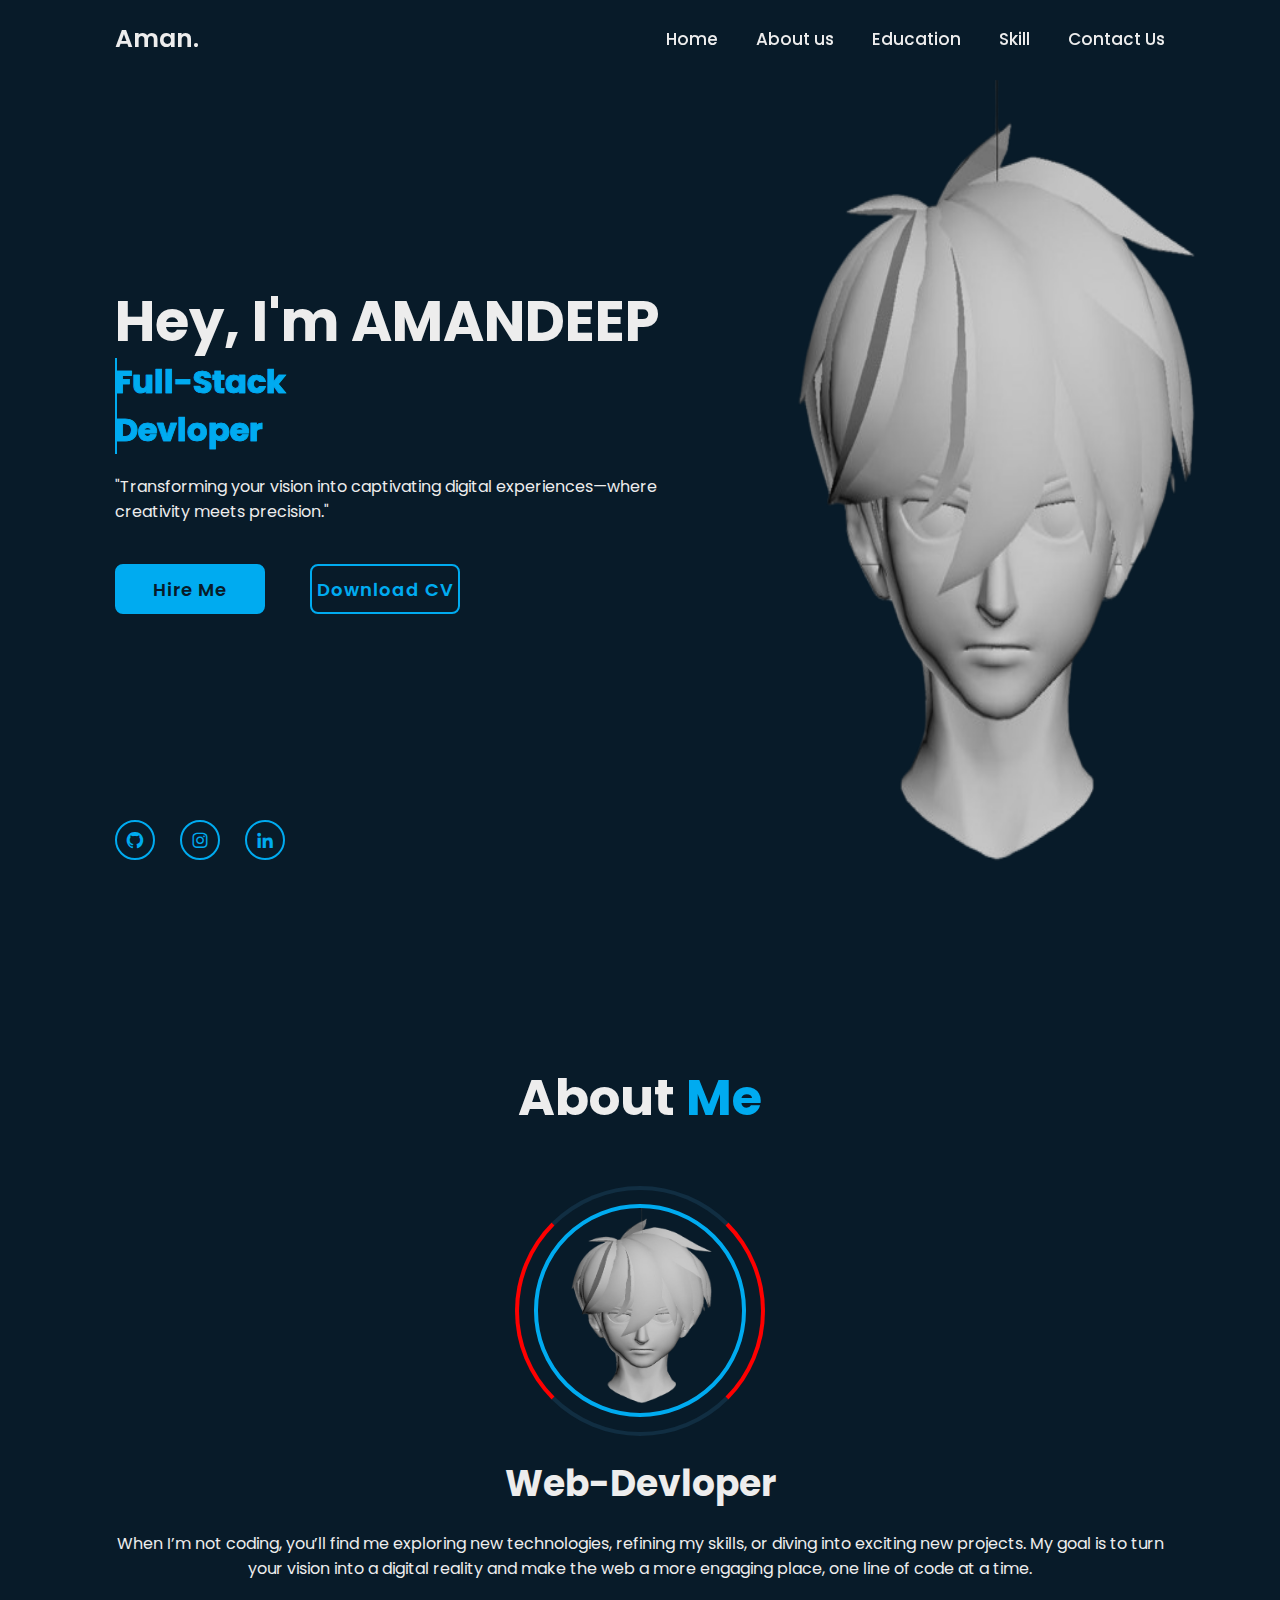
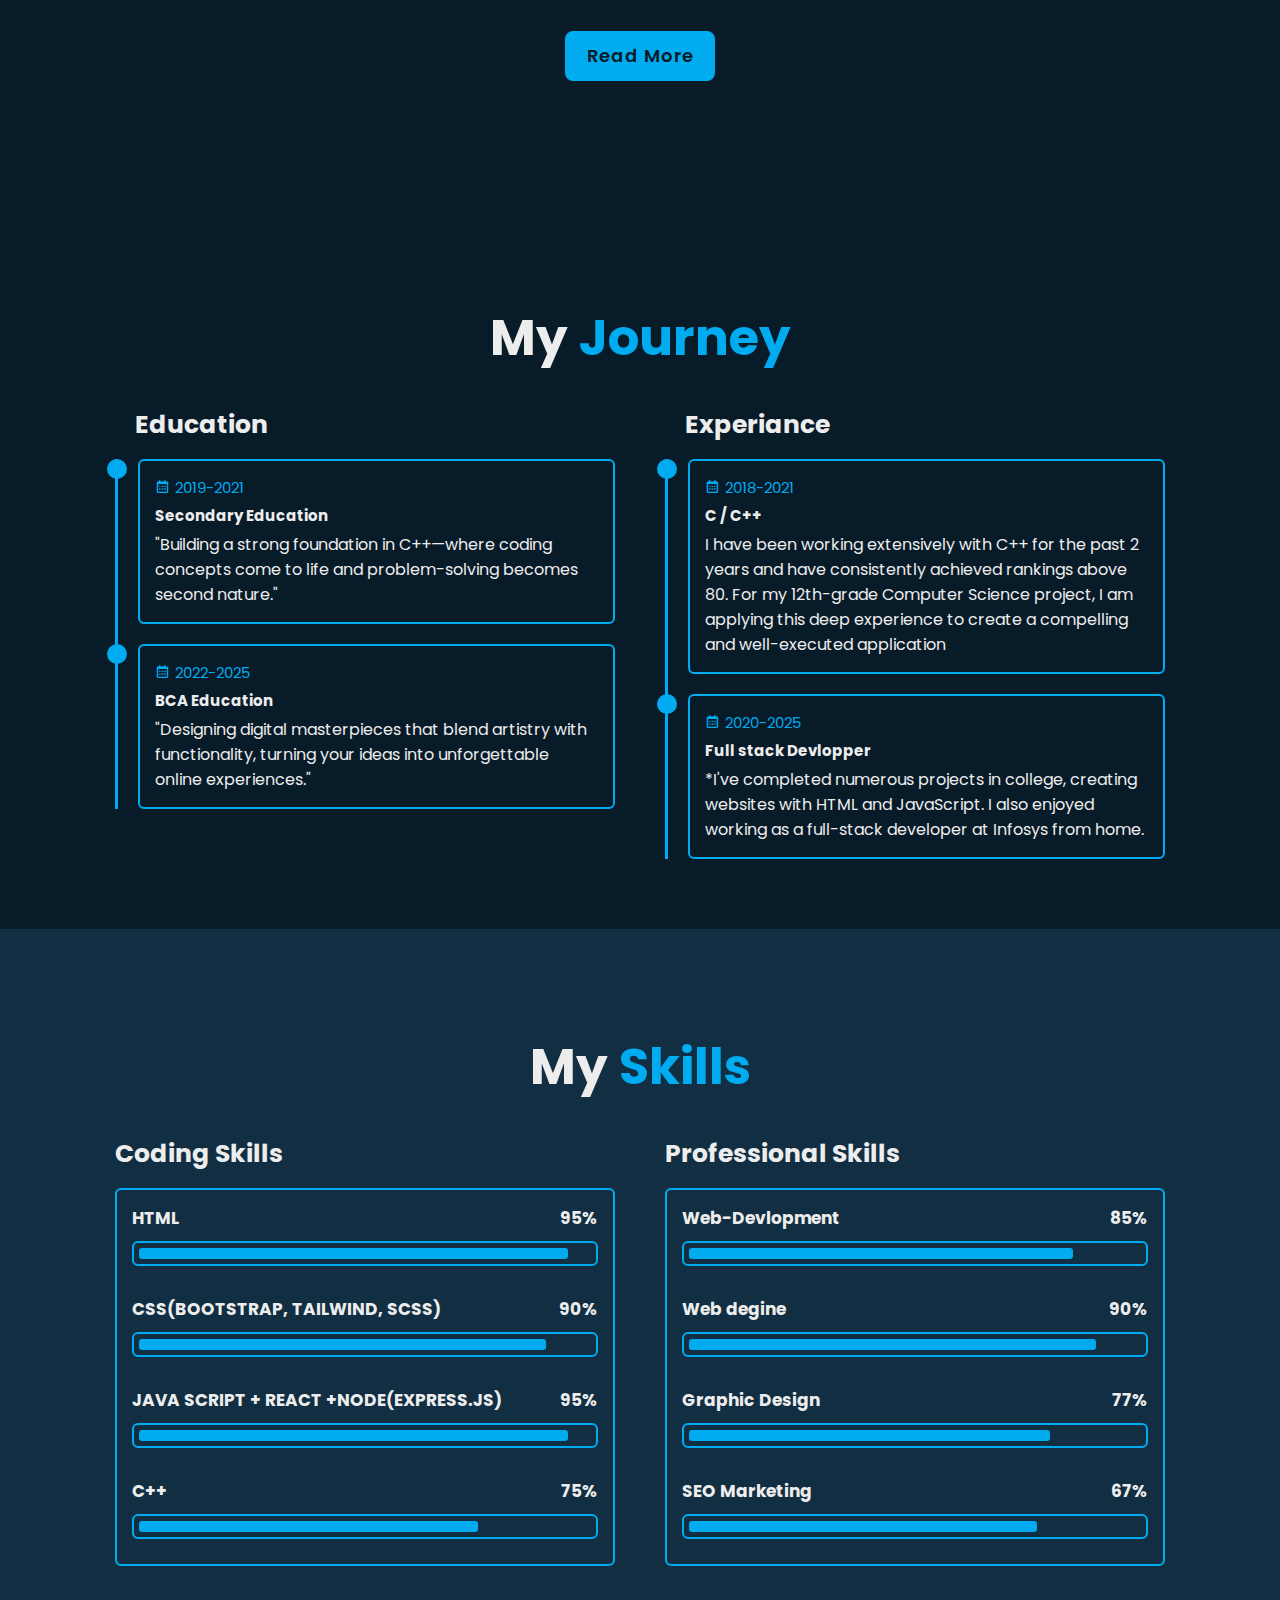
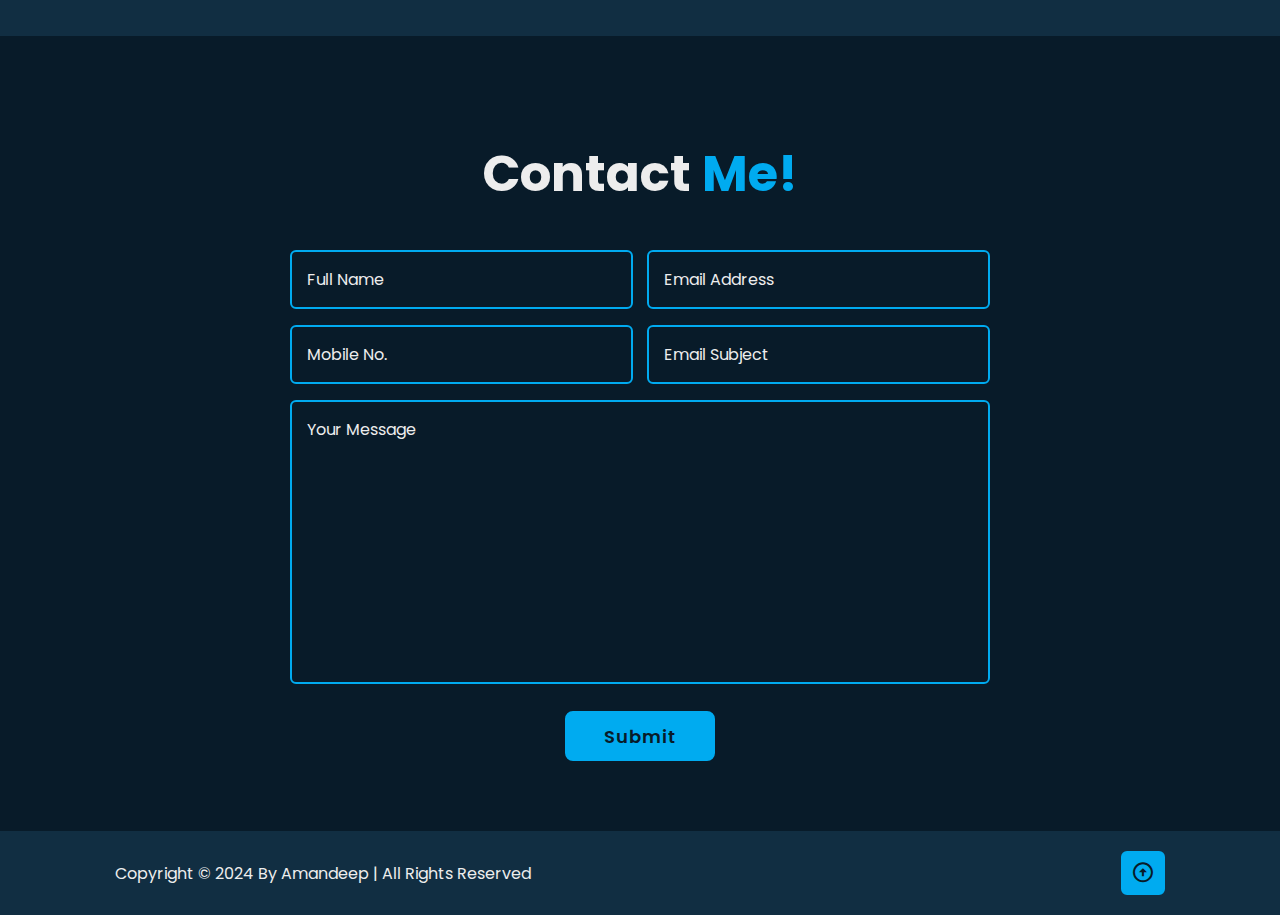
<file: index.html>
<!DOCTYPE html>
<html lang="en">

<head>
    <meta charset="UTF-8">
    <meta name="viewport" content="width=device-width, initial-scale=1.0">
    <title>My Life</title>
    <link rel="stylesheet" href="./css/style.css">
    <link rel="stylesheet" href="./css/about.css">
    <link rel="stylesheet" href="./css/edu.css">
    <link rel="stylesheet" href="./css/skill.css">
    <link rel="stylesheet" href="./css/project.css">
    <link rel="stylesheet" href="./css/contact.css">
<link rel="stylesheet" href="./css/poop.css">
    <!-- icon box link  -->
    <link href='https://unpkg.com/boxicons@2.1.4/css/boxicons.min.css' rel='stylesheet'>
    <link rel="icon" href="./image/anime.png">
    <!---->

</head>

<body>
    <!-- header desine -->
    <header class="header" id="header">
        <a href="#" class="logo">Aman.</a>

        <i class='bx bx-menu' id="menu-icon"></i>

        <nav class="navbar">
            <a href="#home" class="nav1">Home</a>
            <a href="#about"  class="nav1">About us</a>
            <a href="#edu"  class="nav1" >Education</a>
            <a href="#skills"  class="nav1">Skill</a>
            <a href="#contact" class="nav1" >Contact Us</a>

            <span class="active-nav"></span>
        </nav>
    </header>

    <!-- start home page  -->
    <section class="home" id="home">

        <div class="home-content">
            <h1>Hey, I'm <span>AMANDEEP</span></h1>
            <div class="text-animated">
                <h2> Full-Stack Devloper </h2>
            </div>
            <p>"Transforming your vision into captivating digital experiences—where creativity meets precision."
            </p>


            <div class="btn-box">
                <a href="#contact" class="btn">Hire Me</a>
                <a href="https://drive.google.com/file/d/1BKLfFo6pZX6V7sdbI3kW6JZ7MjMf-pCD/view?usp=drivesdk" class="btn  xyz">Download CV</i></a>
            </div>


        </div>
        <div class="home-sec">
            <a href="https://github.com/Aman99912/" target="_blank" class="home-icon"><i class='bx bxl-github'></i></a>
            <a href="https://www.instagram.com/amandeep_saroha/" target="_blank" class="home-icon"><i class='bx bxl-instagram'></i></a>
            <a href="https://www.linkedin.com/in/amandeep-saroha-944984214/" target="_blank" class="home-icon"><i class='bx bxl-linkedin'></i></a>
        </div>
        <img src="./image/anime.png" class="home-imghover" alt="">
    </section>
    <!-- end home page section  -->


    <section class="about" id="about">
        <h2 class="heading">About <span>Me</span></h2>

        <div class="about-img">
            
            <img src="./image/anime.png" alt="">
            <span class="circle-spin"></span>
            
        </div>
        

        <div class="aboutme">
            <H2>Web-Devloper</H2>
            <p>When I’m not coding, you’ll find me exploring new technologies, refining my skills,
                 or diving into exciting new projects. My goal is to turn your vision into a digital
                  reality and make the web a more engaging place, one line of code at a time.</p>
        </div>

        <div class="btn-box btns">
            <a href="#" class="btn">Read More</a>
        </div>
    </section>
    <!-- end about section  -->
    <!-- education section start  -->
    <section class="edu" id="edu">
        <h2 class="heading">
            My <span>Journey</span>
        </h2>
        <div class="edu-row">
            <div class="edu-column">
                <h2 class="title">Education</h2>

                <div class="edu-box">
                    <div class="edu-content">
                        <div class="content">
                            <div class="year"><i class='bx bx-calendar'></i>2019-2021</div>
                            <h2>Secondary Education</h2>
                            <p>"Building a strong foundation in C++—where
                                 coding concepts come to life and problem-solving becomes second nature."</p>

                        </div>
                    </div>
                    <div class="edu-content">
                        <div class="content">
                            <div class="year"><i class='bx bx-calendar'></i>2022-2025</div>
                            <h2>BCA Education</h2>
                            <p> "Designing digital masterpieces that blend artistry with functionality,
                                 turning your ideas into unforgettable online experiences."</p>

                        </div>
                    </div>
                   
                </div>
            </div>

            <div class="edu-column">
                <h2 class="title">Experiance</h2>

                <div class="edu-box">
                    <div class="edu-content">
                        <div class="content">
                            <div class="year"><i class='bx bx-calendar'></i>2018-2021</div>
                            <h2>C / C++</h2>
                            <p>I have been working extensively with C++ for the past 2 years and have consistently achieved 
                                rankings above 80. For my 12th-grade Computer Science project, I am applying this deep experience 
                                to create a compelling and well-executed application</p>

                        </div>
                    </div>
                    <div class="edu-content">
                        <div class="content">
                            <div class="year"><i class='bx bx-calendar'></i>2020-2025</div>
                            <h2>Full stack Devlopper</h2>
                            <p>*I've completed numerous projects in college, creating websites with HTML
                                 and JavaScript. I also enjoyed working as a full-stack developer at Infosys
                                  from home.</p>

                        </div>
                    </div>
                   




                </div>
            </div>

        </div>

    </section>
    <!-- end eucation section  -->
    <!-- starting skill section  -->
    <section class="skills" id="skills">
        <h2 class="heading">My <span>Skills</span></h2>
        <div class="skills-row">
            <div class="skills-column">
                <h3 class="totle"> Coding Skills</h3>

                <div class="skills-box">
                    <div class="skills-content">
                        <div class="progress">
                            <h3>HTML <SPAN>95%</SPAN></h3>
                            <div class="bar"><span></span></div>
                        </div>

                        <div class="progress">
                            <h3>CSS(BOOTSTRAP, TAILWIND, SCSS) <SPAN>90%</SPAN></h3>
                            <div class="bar"><span></span></div>
                        </div>

                        <div class="progress">
                            <h3>JAVA SCRIPT + REACT +NODE(EXPRESS.JS) <SPAN>95%</SPAN></h3>
                            <div class="bar"><span></span></div>
                        </div>

                       
                        <div class="progress">
                            <h3>C++ <SPAN>75%</SPAN></h3>
                            <div class="bar"><span></span></div>
                        </div>
                    </div>
                </div>
            </div>

            <div class="skills-column">
                <h3 class="totle"> Professional Skills</h3>

                <div class="skills-box">
                    <div class="skills-content">
                        <div class="progress">
                            <h3>Web-Devlopment <SPAN>85%</SPAN></h3>
                            <div class="bar"><span></span></div>
                        </div>

                        <div class="progress">
                            <h3>Web degine <SPAN>90%</SPAN></h3>
                            <div class="bar"><span></span></div>
                        </div>

                        <div class="progress">
                            <h3>Graphic Design <SPAN>77%</SPAN></h3>
                            <div class="bar"><span></span></div>
                        </div>

                        <div class="progress">
                            <h3>SEO Marketing<SPAN>67%</SPAN></h3>
                            <div class="bar"><span></span></div>
                        </div>
                    </div>
                </div>
            </div>
        </div>
    </section>
    <!-- end of skills section  -->

    <!-- starting of Project section  -->

    <!-- end of project section  -->

    <!-- starting of contact Me section  -->
    <section class="contact" id="contact">
        <h2 class="heading">Contact <span>Me!</span></h2>

        <form id="myForm" action="https://script.google.com/macros/s/AKfycbyC7Odd9Ol9iCubKOKLi9jPlmHogdEF-06qUcg0Ke574ohT59MvMzBtM0UmyfF_IYkrcA/exec" method="post">
            <div class="input-box">
                <div class="input-field">
                    <input type="text" placeholder="Full Name" id="FullName" name="FullName" required>
                    <span class="focus"></span>
                </div>
                <div class="input-field">
                    <input type="email" placeholder="Email Address" name="Email" id="Email" required>
                    <span class="focus"></span>
                </div>
            </div>
            <div class="input-box">
                <div class="input-field">
                    <input 
                        type="text" 
                        placeholder="Mobile No." 
                        id="No" 
                        name="No" 
                        pattern="^\d{10}$" 
                        title="Mobile number must be exactly 10 digits." 
                        required>
                    <span class="focus"></span>
                </div>
                
                <div class="input-field">
                    <input type="text" placeholder="Email Subject" id="Subject" name="Subject" required>
                    <span class="focus"></span>
                </div>
            </div>
            <div class="textarea-field">
                <textarea id="Message" cols="30" rows="10" name="Message" placeholder="Your Message" required></textarea>
                <span class="focus"></span>
            </div>
            <div class="btn-box btns">
                <button class="btn" type="submit">Submit</button>
            </div>
        </form>
    </section>
    <!-- end of contact me option  -->

    <!-- Stylish Success Screen -->
    <div class="success-overlay" id="success-overlay">
        <div class="success-container">
            <h1>Thank You!</h1>
            <p>Your form has been submitted successfully.</p>
            <button class="btn-close" onclick="closeSuccess()">Close</button>
        </div>
    </div>



 <!-- end of contact me option  -->

<!-- chalo footer bnate hai  -->
 <footer class="footer">
    <div class="footer-text">
        <p>Copyright &copy; 2024 By Amandeep | All Rights Reserved</p>
    </div>
<div class="footer-icon">
    <a href=""><i class='bx bx-up-arrow-circle'></i></a>
</div>


 </footer>


<script src="./js/script.js"></script>
<script>
    function closeSuccess() {
        document.getElementById('success-overlay').style.display = 'none';
    }

    document.getElementById('myForm').addEventListener('submit', function(event) {
        event.preventDefault(); // Prevent the default form submission

        var form = event.target;

        // Create a FormData object from the form
        var formData = new FormData(form);

        // Send the form data using Fetch API
        fetch(form.action, {
            method: 'POST',
            body: formData
        })
        .then(response => response.text())
        .then(result => {
            // Show the success overlay
            document.getElementById('success-overlay').style.display = 'flex';
            form.reset(); // Optional: reset the form fields
        })
        .catch(error => console.error('Error:', error));
    });
</script>

</body>

</html>
</file>
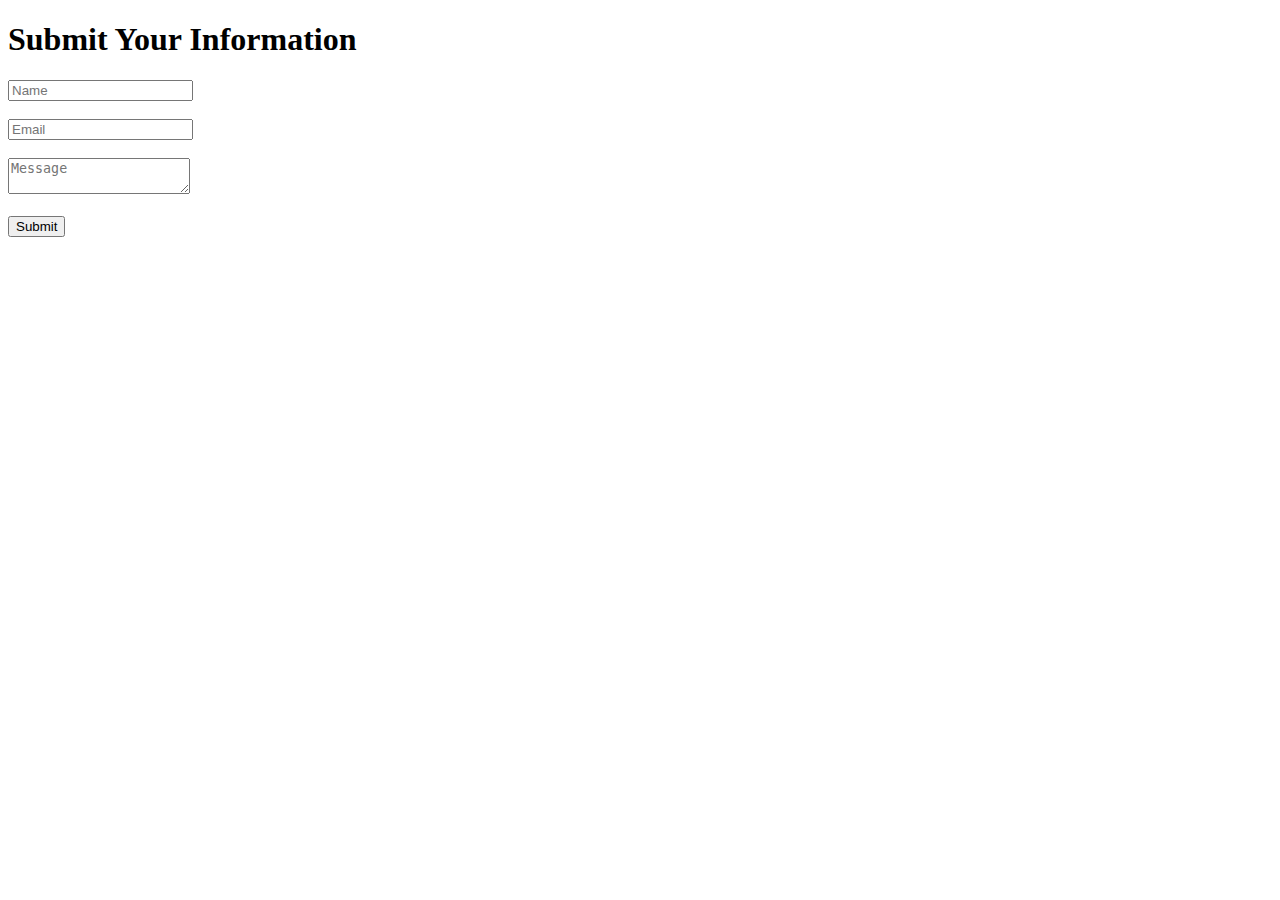
<file: text.html>
<!DOCTYPE html>
<html>
<head>
    <title>Form Submission</title>
</head>
<body>
    <h1>Submit Your Information</h1>
    <form id="myForm" action="https://script.google.com/macros/s/AKfycbxs9LIcd_Q4ctuVnHHFy-ZROGN8irTT_1KUteXb1xMJLAusCTWB29kd-nSYoBbkusbAzA/exec" method="post">
        <input type="text" name="Name" placeholder="Name" required><br><br>
        <input type="email" name="Email" placeholder="Email" required><br><br>
        <textarea name="Message" placeholder="Message" required></textarea><br><br>
        <input type="submit" value="Submit">
    </form>
</body>
</html>
</file>
<file: css/style.css>
@import url('https://fonts.googleapis.com/css2?family=Poppins:ital,wght@0,100;0,200;0,300;0,400;0,500;0,600;0,700;0,800;0,900;1,100;1,200;1,300;1,400;1,500;1,600;1,700;1,800;1,900&display=swap');


*{
    margin: 0;
    padding: 0;
    border: none;
    box-sizing: border-box;
    text-decoration: none;
    outline: none;
    scroll-behavior: smooth;
    font-family: 'poppins', sans-serif;
}

:root{
    --bg-color: #081b29;
    --second-bg-color: #112e42;
    --text-color: #ededed;
    --main-color: #00abf0;

}

html{
    font-size: 62.5%;
    overflow-x: hidden;
}
body{
    background-color: var(--bg-color);
    color: var(--text-color);
}

.header{
    position: fixed;
    top: 0;
    left: 0;
    padding: 2rem 9%;
    width: 100%;
    background-color: transparent;
    display: flex;
    justify-content: space-between;
    align-items: center;
    z-index: 100;
    transition: .3s;

}
.header.sticky{
    background-color: var(--bg-color);
}


.logo{
    font-size: 2.5rem;
    color: var(--text-color);
    font-weight: 600;
}

.navbar a{
    font-size: 1.7rem;
    color: var(--text-color);
    font-weight: 500;
    margin-left: 3.5rem;
    transition: .3s;
}
.navbar a:hover,
.navbar a.active{
    color: var(--main-color);
}

#menu-icon{
    color: var(--text-color);
    font-size: 3.5rem;
    display: none;
    cursor: pointer;

}
section{
    min-height: 100vh;
    padding: 10rem 9% 2rem;
 

}
.home{
    display: flex;
    align-items: center;
    padding: 0 9%;
}
.home-content{
    max-width: 60rem;

}
.home-content h1{
    font-size: 5.6rem;
    font-weight: 700;
    line-height: 1.3;
}
.home-content h1 span {
    color: var(--text-color);
}
.home-content .text-animated{
    position: relative;
    width: 32.5rem;

}
.home-content .text-animated h2{
    font-size: 3.2rem;
    font-weight: 700;
    color: transparent;
    -webkit-text-stroke: .7px var(--main-color);
    background-image: linear-gradient(var(--main-color), var(--main-color));
    background-repeat: no-repeat;
    -webkit-background-clip: text;
    background-position: 0 0;
    animation: homeBgText 6s linear infinite;
    animation-delay: 2s;

}
.home-content .text-animated h2::before{
    content: '';
    position: absolute;
    top: 0;
    left: 0;
    width: 0;
    height: 100%;
    border-right: 2px solid var(--main-color);
    z-index: -1;
    animation: homeCursorText 6s linear infinite;
    animation-delay: 2s;
}

.home-content p{
    font-size: 1.6rem;
    margin: 2rem 0 4rem;
}

.btn-box{
    position: relative;
    display: flex;
    justify-content: space-between;
    width: 34.5rem;
    height: 5rem;
}
.btn-box .btn{
    position: relative;
    display: inline-flex;
    justify-content: center;
    align-items: center;
    width: 15rem;
    height: 100%;
    background: var(--main-color);
    border: .2rem solid var(--main-color);
    border-radius: .8rem;
    font-size: 1.8rem;
    font-weight: 600;
    letter-spacing: .1rem;
    color: var(--bg-color);
    z-index: 1;
    overflow: hidden;
    transition: .5s;
}

.btn-box .btn:hover{
    color: var(--main-color);
}

.btn-box .btn:nth-child(2){
    background-color: transparent;
    color: var(--main-color);

}
.btn-box .btn:nth-child(2):hover{
    color: var(--bg-color);
}
.btn-box .btn:nth-child(2)::before{
    background-color: var(--main-color);
}


.btn-box .btn::before{
    content: '';
    position: absolute;
    top: 0;
    left: 0;
    width: 0;
    height: 100%;
    background: var(--bg-color);
    z-index: -1;
    transition: .5s;

}
.btn-box .btn:hover::before{
    width: 100%;
}
.xyz{
    font-size: 1.rem;
    font-weight: 300;
}

.home-sec{
    position: absolute;
    bottom: 4rem;
    width: 170px;
    display: flex;
    justify-content: space-between;
}

.home-sec a{
    position: relative;
    display: inline-flex;
    justify-content: center;
    align-items: center;
    height: 40px;
    width: 40px;
    background: transparent;
    border: .2rem solid var(--main-color);
    border-radius: 50%;
    font-size: 20px;
    color: var(--main-color);
    z-index: 1;
    overflow: hidden;
    transition: .5s;

}

.home-sec a:hover{
color: var(--bg-color);
}
.home-sec a::before{
    content: '';
    position: absolute;
    top: 0;
    left: 0;
    width: 0;
    height: 100%;
    background: var(--main-color);
    z-index: -1;
    transition: .5s;
}
.home-sec a:hover::before{
    width: 100%;
}

.home-imghover{
    position: absolute;
    top: 0;
    right: 0;
    padding-top: 80px;
    width: 45%;
    height: 100%;
    background: transparent;
    transition: 1.5s;
    background-size: cover;
    background-position: center;
    border-radius: 50%;
}

.home-imghover:hover{
    background: var(--bg-color);
    opacity: .5;


}




/* breakpoint  */
@media (max-width: 1200px){
    html{
        font-size: 55%;
    }
}


@media (max-width: 991px){
    .header{
        padding: 2rem 4%;
    }

    section{
        padding: 10rem 4% 2rem;
    }

    .home{
        padding: 0 4%;
    }

    .footer{
        padding:  2rem 4%;
    }


}

@media (max-width: 768px){
  .header{
    background: var(--bg-color);
  }
  #menu-icon{
    display: block;
  }

  .navbar{
    position: absolute;
    top: 100%;
    left: -100%;
    width: 100%;
    padding: 1rem 4%;
    background: var(--main-color);
    box-shadow: 0 .5rem 1rem rgba(0, 0, 0, .2);
    transition: .25s ease;
    transition-delay: .25s;  
    z-index: 1;
}
  .navbar.active{
    left: 0;
    transition-delay: 0;
  }
  .navbar .active-nav{
    position: absolute;
    top: 0;
    left: 0;
    width: 100%  ;
    height: 100%;
    background: var(--bg-color);
    border-top: .1rem soldi rgba(0, 0, 0, .2);
    z-index: -1;
    transition: .25 ease;
    transition-delay: 0;


}
.navbar.active .active-nav{
    transition-delay: .25s;
}

  .navbar a{
    display: block;
    font-size: 2rem;
    margin: 3rem 0  ;
    transform: translateX(-20rem);
  }
.navbar.active a{
 transform: translateX(0);
 transition-delay: .25s ease;
}

}


@media (max-width: 520px){
    html{
        font-size: 50%;
    }
    .home-content h1{
        display: flex;
        flex-direction: column;
    }
    .home-sec{
        width: 160px;
    }
    .home-sec a{
        width: 38px;
        height: 38px;

    }

}

@media (max-width: 465px){
    .home-content h1{
        font-size: 5.2rem;
    }
    .home-imghover{
        display: none;
    }
    .edu{
        padding: 10rem 4% 5rem 5%;
    }
    .input-field{
        width: 100%;
    }
   .footer{
    margin-top: 2rem;
   }


}

/* KeyFrame Animation  */
@keyframes homeBgText{
    0%,
    10%, 
    100% {
        background-position: -33rem 0;
    }
65%,
85%{
    background-position: 0 0;
}

}

@keyframes homeCursorText{
    0%,
    10%, 
    100% {
        width: 0;
    }
65%,
78%,
85%{
    width: 100%;
    opacity: 1;
}
75%,
81%{
    opacity: 0;
}

}

.xyz{
    font-size: 1.2rem;
}
/* .xxx{
    font-size: 2.3rem;
} */
</file>
<file: css/about.css>
:root{
    --bg-color: #081b29;
    --second-bg-color: #112e42;
    --text-color: #ededed;
    --main-color: #00abf0;

}
.about{
    display: flex;
    justify-content: center;
    align-items: center;
    flex-direction: column;
    gap: 2rem;
    background: var(--bg-color);
    padding-bottom: 6rem;
}
.heading{
    font-size: 5rem;
    margin-bottom: 3rem;
    text-align: center;

}
span{
    color: var(--main-color);
}
.about-img{
          position: relative;
          width: 25rem;
          height: 25rem;
          border-radius: 50%;
          display: flex;
          justify-content: center;
          align-items: center;
        
}
.about-img img{
    width: 85%;
    height: 85%;
    border-radius: 50%;
    border: .4rem solid  var(--main-color);

}

.about-img .circle-spin{
    position: absolute;
    top: 50%;
    left: 50%;
    transform: translate(-50%, -50%) rotate(0);
    width: 100%;
    height: 100%;
    border-radius: 50%;
    border-top: .4rem solid var(--second-bg-color);
    border-bottom: .4rem solid var(--second-bg-color);
    border-left: .4rem solid red;
    border-right: .4rem solid red;
    animation: spinText 8s linear infinite;

}

.aboutme{
text-align: center;
}
.aboutme h2 {
    font-size: 3.6rem;
}
.aboutme p {
    font-size: 1.6rem;
    margin: 2rem 0 3rem;
}

.btn-box.btns{
    display: inline-block;
    width: 15rem;
}
.btn-box.btns a::before {
    background: var(--second-bg-color);
}


@keyframes spinText{
    100%{
        transform: translate(-50%, -50%) rotate(360deg);
    }
}
</file>
<file: css/edu.css>
:root{
    --bg-color: #081b29;
    --second-bg-color: #112e42;
    --text-color: #ededed;
    --main-color: #00abf0;

}

.edu{
    display: flex;
    justify-content: center;
    align-items: center;
    flex-direction: column;
    min-height: auto;
    padding-bottom: 5rem;
}
.edu .edu-row{
   display: flex;
   flex-wrap: wrap;
   gap: 5rem;
}

.edu-row .edu-column{
    flex: 1 1 40rem;

}
.edu-column .title{
    font-size: 2.5rem;
    margin: 0 0 1.5rem 2rem;
}

.edu-box{
    border-left: .3rem solid var(--main-color);
}
.edu-column .edu-content {
    position: relative;
    padding-left: 2rem;
}
.edu-content .content{
    position: relative;
    padding: 1.5rem;
    border: .2rem solid var(--main-color);
    border-radius: .6rem ;
    margin-bottom: 2rem;
    overflow: hidden;
}

.edu-content .content::before{
    content: '';
    position: absolute;
    top: 0;
    left: 0;
    width: 0;
    height: 100%;
    background-color: var(--second-bg-color);
    z-index: -1;
    transition: .5s;

}
.edu-content .content:hover::before{
     width: 100%;
}

.edu-content .year{
    font-size: 1.5rem;
    color: var(--main-color);
    padding-bottom: .5rem;
}
.edu-content .year i {
    padding-right: .5rem;
}
.edu-content .year h2{
    font-size: 3rem;
}
.edu-content .content p{
    font-size: 1.6rem;
    padding-top: .5rem;
}
.edu-box .edu-content::before{
    content: '';
    position: absolute;
    top: 0;
    left: -1.1rem;
    width: 2rem;
    height: 2rem;
    background: var(--main-color);
    border-radius: 50%;
}
</file>
<file: css/skill.css>
:root{
    --bg-color: #081b29;
    --second-bg-color: #112e42;
    --text-color: #ededed;
    --main-color: #00abf0;

} 
.skills{
    min-height: auto;
    padding-bottom: 7rem;
    background: var(--second-bg-color);

}
.skills .skills-row{
    display: flex;
    flex-wrap: wrap;
    gap: 5rem;

}

.skills-row .skills-column{
    flex: 1 1 40rem;

}
 
.skills-column .totle{
    font-size: 2.5rem;
    margin: 0 0 1.5rem;

}
.skills-box .skills-content {
    position: relative;
    border: .2rem solid var(--main-color);
    border-radius: .6rem;
    padding: .5rem 1.5rem;
    z-index: 1;
    overflow: hidden;

}
.skills-box .skills-content::before{
    content: '';
    position: absolute;
    top: 0;
    left: 0;
    width: 0;
    height: 100%;
    background: var(--bg-color);
    z-index: -1;
    transition: .5s;
}
.skills-box .skills-content:hover::before{
    width: 100%;
}
.skills-content .progress{
    padding: 1rem 0;

}
 .skills-content .progress h3 {
    font-size: 1.7rem;
    display: flex;
    justify-content: space-between;

 }
 .skills-content .progress h3 span{
    color: var(--text-color);
 }
 .skills-content .progress .bar{
    height: 2.5rem;
    border-radius: .6rem;
    border: .2rem solid var(--main-color);
    padding: .5rem;
    margin: 1rem 0;

 }

 .skills-content .progress .bar span{
    display: block;
    height: 100%;
    border-radius: .3rem;
    background-color: var(--main-color);
 }
 .skills-column:nth-child(1)  .skills-content .progress:nth-child(1) .bar span{
    width: 95%;
 }
 .skills-column:nth-child(1)  .skills-content .progress:nth-child(2) .bar span{
    width: 90%;
 }
 .skills-column:nth-child(1)  .skills-content .progress:nth-child(3) .bar span{
    width: 95%;
 }
 
 .skills-column:nth-child(1)  .skills-content .progress:nth-child(4) .bar span{
    width: 75%;

    /* experiance %  */

 }.skills-column:nth-child(2)  .skills-content .progress:nth-child(1) .bar span{
    width: 85%;
 }
 .skills-column:nth-child(2)  .skills-content .progress:nth-child(2) .bar span{
    width: 90%;
 }
 .skills-column:nth-child(2)  .skills-content .progress:nth-child(3) .bar span{
    width: 80%;
 }
 .skills-column:nth-child(2)  .skills-content .progress:nth-child(4) .bar span{
    width: 77%;
 }
 /* .skills-column:nth-child(2)  .skills-content .progress:nth-child(5) .bar span{
    width: 95%;
 } */
</file>
<file: css/project.css>
:root{
    --bg-color: #081b29;
    --second-bg-color: #112e42;
    --text-color: #ededed;
    --main-color: #00abf0;

}
</file>
<file: css/contact.css>
:root{
    --bg-color: #081b29;
    --second-bg-color: #112e42;
    --text-color: #ededed;
    --main-color: #00abf0;

} 
.contact{
    min-height: auto;
    padding-bottom: 7rem;

}

.contact form{
    max-width: 70rem;
    margin: 0 auto;
    text-align: center;
}

.contact form .input-box{
    position: relative;
    display: flex;
    justify-content: space-between;
    flex-wrap: wrap;
}

.contact form .input-box .input-field{
    position: relative;
    width: 49%;
    margin: .8rem 0;
}

.contact form .input-box .input-field input,
.contact form .textarea-field textarea {
    width: 100%;
    height: 100%;
    padding: 1.5rem;
    font-size: 1.6rem;
    color: var(--text-color);
    background: transparent;
    border-radius: .6rem;
    border: .2rem solid var(--main-color);
    
}

.contact form .input-box .input-field input::placeholder,
.contact form .textarea-field textarea::placeholder{
    color: var(--text-color);

}
.contact form .focus{
    content: '';
    position: absolute;
    top: 0;
    left: 0;
    width: 0;
    height: 100%;
    background: var(--second-bg-color);
    z-index: -1;
    transition: .5s;
}
.contact form .input-box .input-field input:focus~.focus,
.contact form .input-box .input-field input:valid~.focus,
.contact form .textarea-field textarea:focus~.focus,
.contact form .textarea-field textarea:valid~.focus
{
    width: 100%;
}

.contact form .textarea-field{
    position: relative;
    margin: .8rem 0 2.7rem;
    display: flex;
}
.contact form .textarea-field textarea{
    resize: none;
}

.contact form .btn-box.btns .btn {
    cursor: pointer;
}





.footer {
    display: flex;
    justify-content: space-between;
    align-items: center;
    flex-wrap: wrap;
    padding: 2rem 9%;
    background: var(--second-bg-color) ;
}
.footer-text p{
    font-size: 1.6rem;
}

.footer-icon a {
    position: relative;
    display: inline-flex;
    justify-content: center;
    align-items: center;
    padding: .8rem;
    background: var(--main-color);
    border: .2rem solid var(--main-color) ;
    border-radius: .6rem;
    z-index: 1;
    overflow: hidden;
    

}
.footer-icon a::before{
    content: '';
    position: absolute;
    top: 0;
    left: 0;
    width: 0;
    height: 100%;
    background: var(--second-bg-color);
    z-index: -1;
    transition: .5s;
}
.footer-icon a:hover::before{
    width: 100%;
}

.footer-icon a i {
    font-size: 2.4rem;
    color: var(--bg-color);
}

@media (max-width: 465px){
   
    .contact form .input-box .input-field{
        width: 100%;
    }
   .footer{
    margin-top: 2rem;
   }
}
</file>
<file: css/poop.css>
/* Stylish Success Screen */
  .success-overlay {
    display: none;
    position: fixed;
    top: 0;
    left: 0;
    width: 100%;
    height: 100%;
    background: rgba(0, 0, 0, 0.6);
    justify-content: center;
    align-items: center;
    z-index: 9999;
}
.success-container {
    background: #fff;
    border-radius: 10px;
    padding: 30px;
    text-align: center;
    box-shadow: 0 4px 8px rgba(0, 0, 0, 0.2);
    max-width: 500px;
    width: 90%;
}
.success-container h1 {
    color: #28a745;
    font-size: 3rem;
}
.success-container p {
    color: #333;
    font-size: 2rem;
}
.btn-close {
    background: #dc3545;
    color: #fff;
    border: none;
    padding: 10px 20px;
    border-radius: 5px;
    cursor: pointer;
    font-size: 16px;
    margin-top: 20px;
}
.btn-close:hover {
    background: #c82333;
}
</file>
